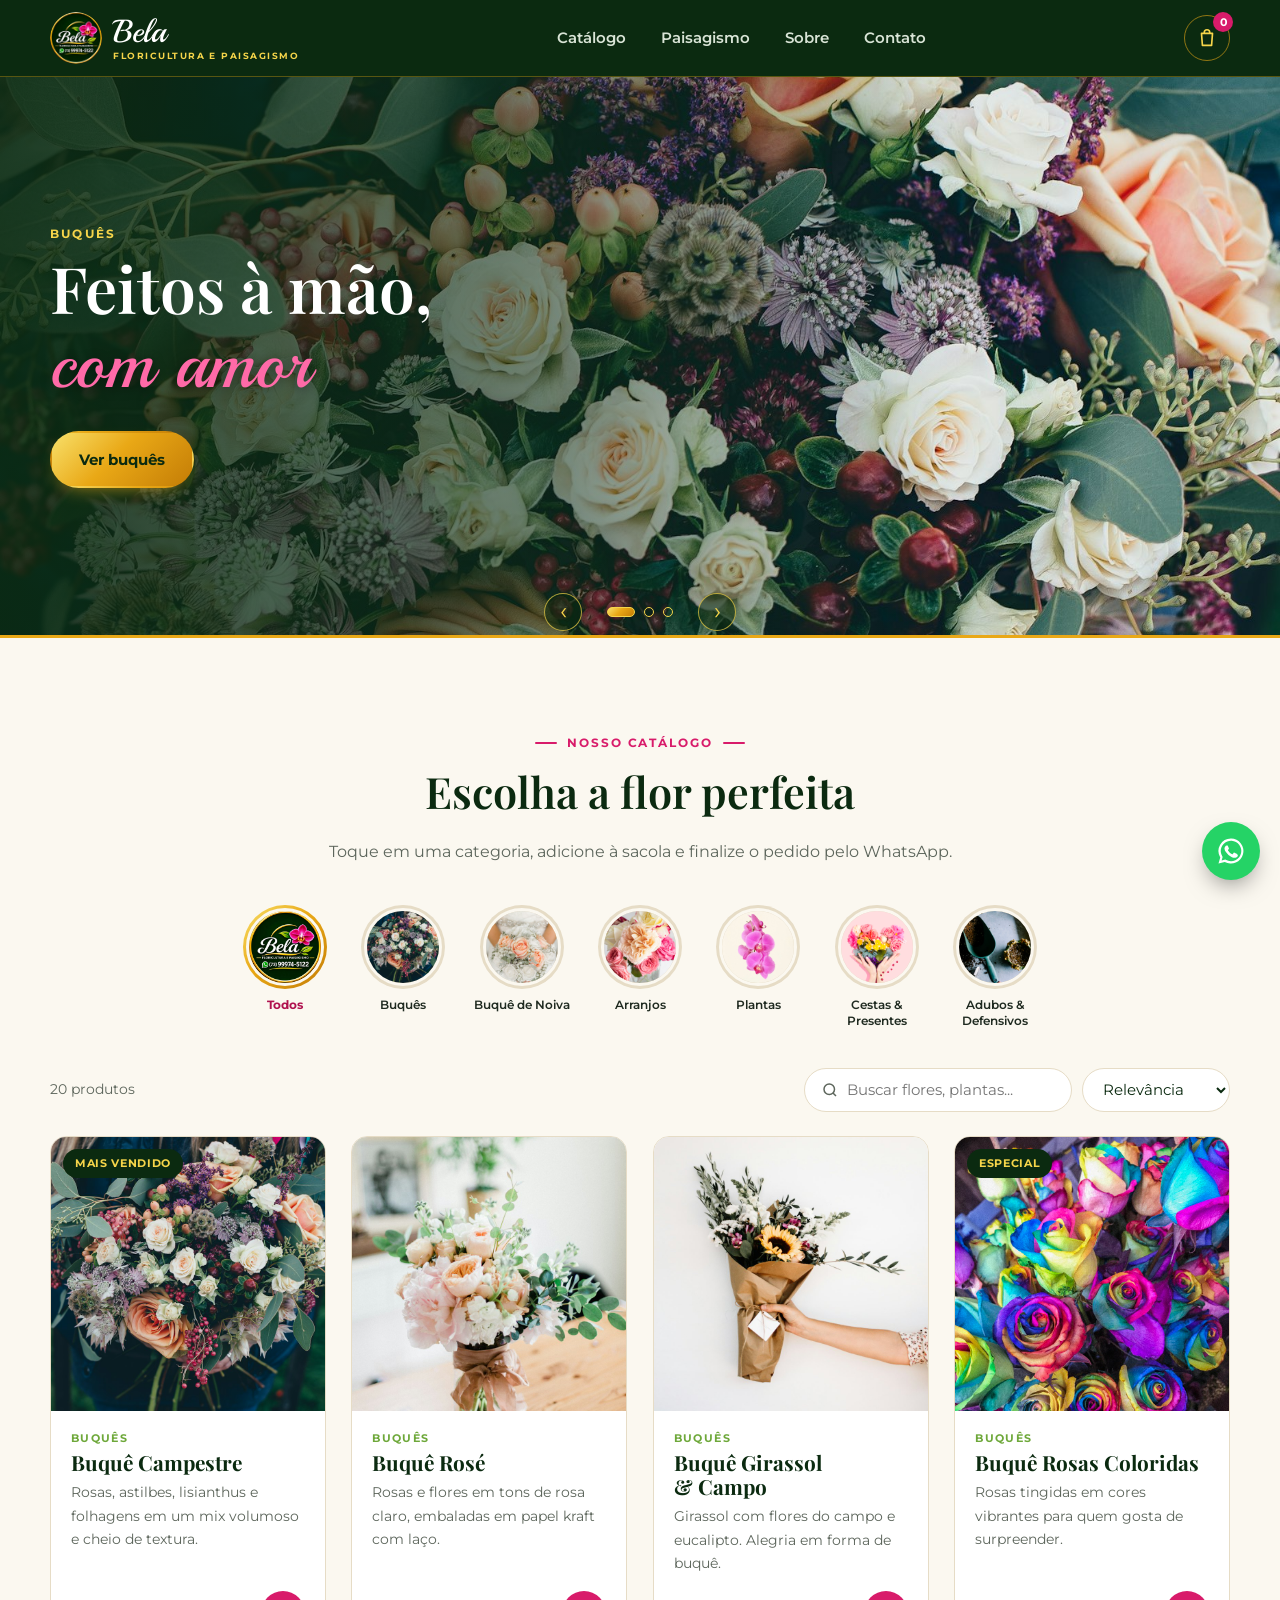
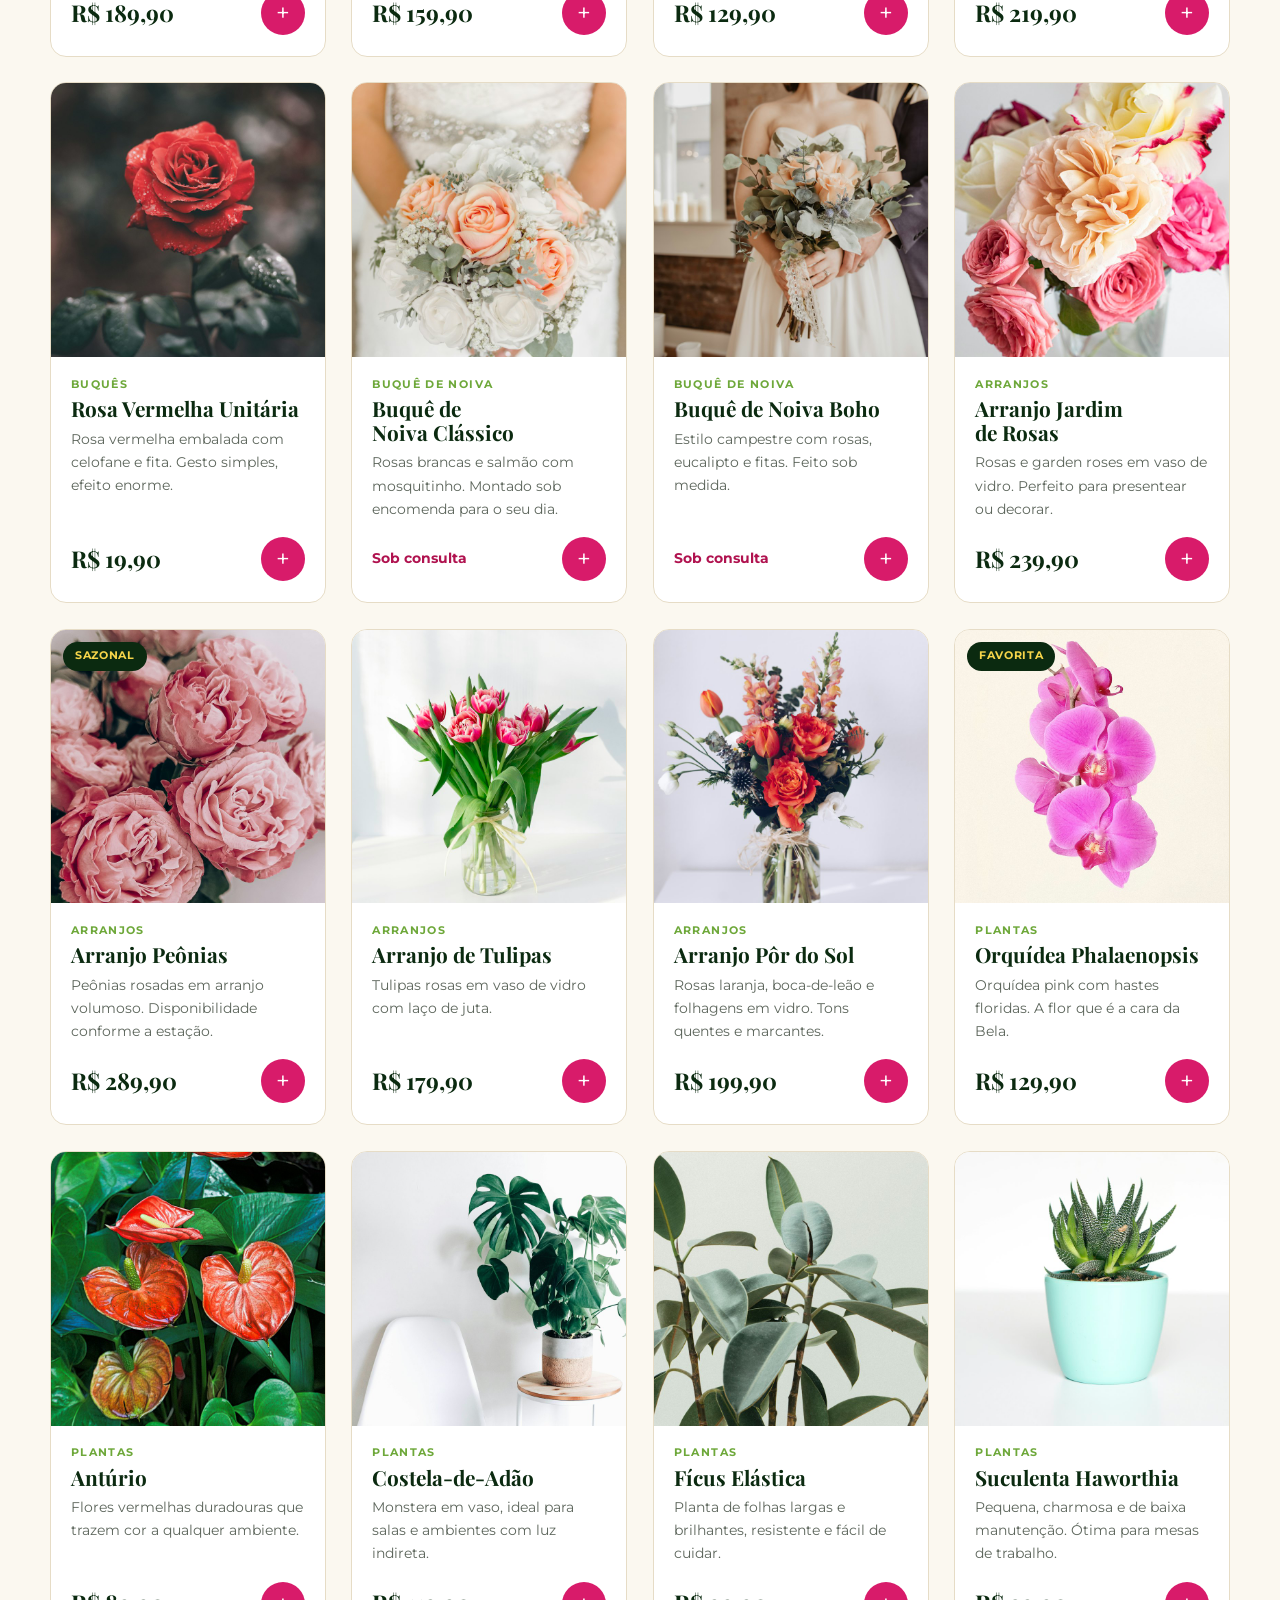
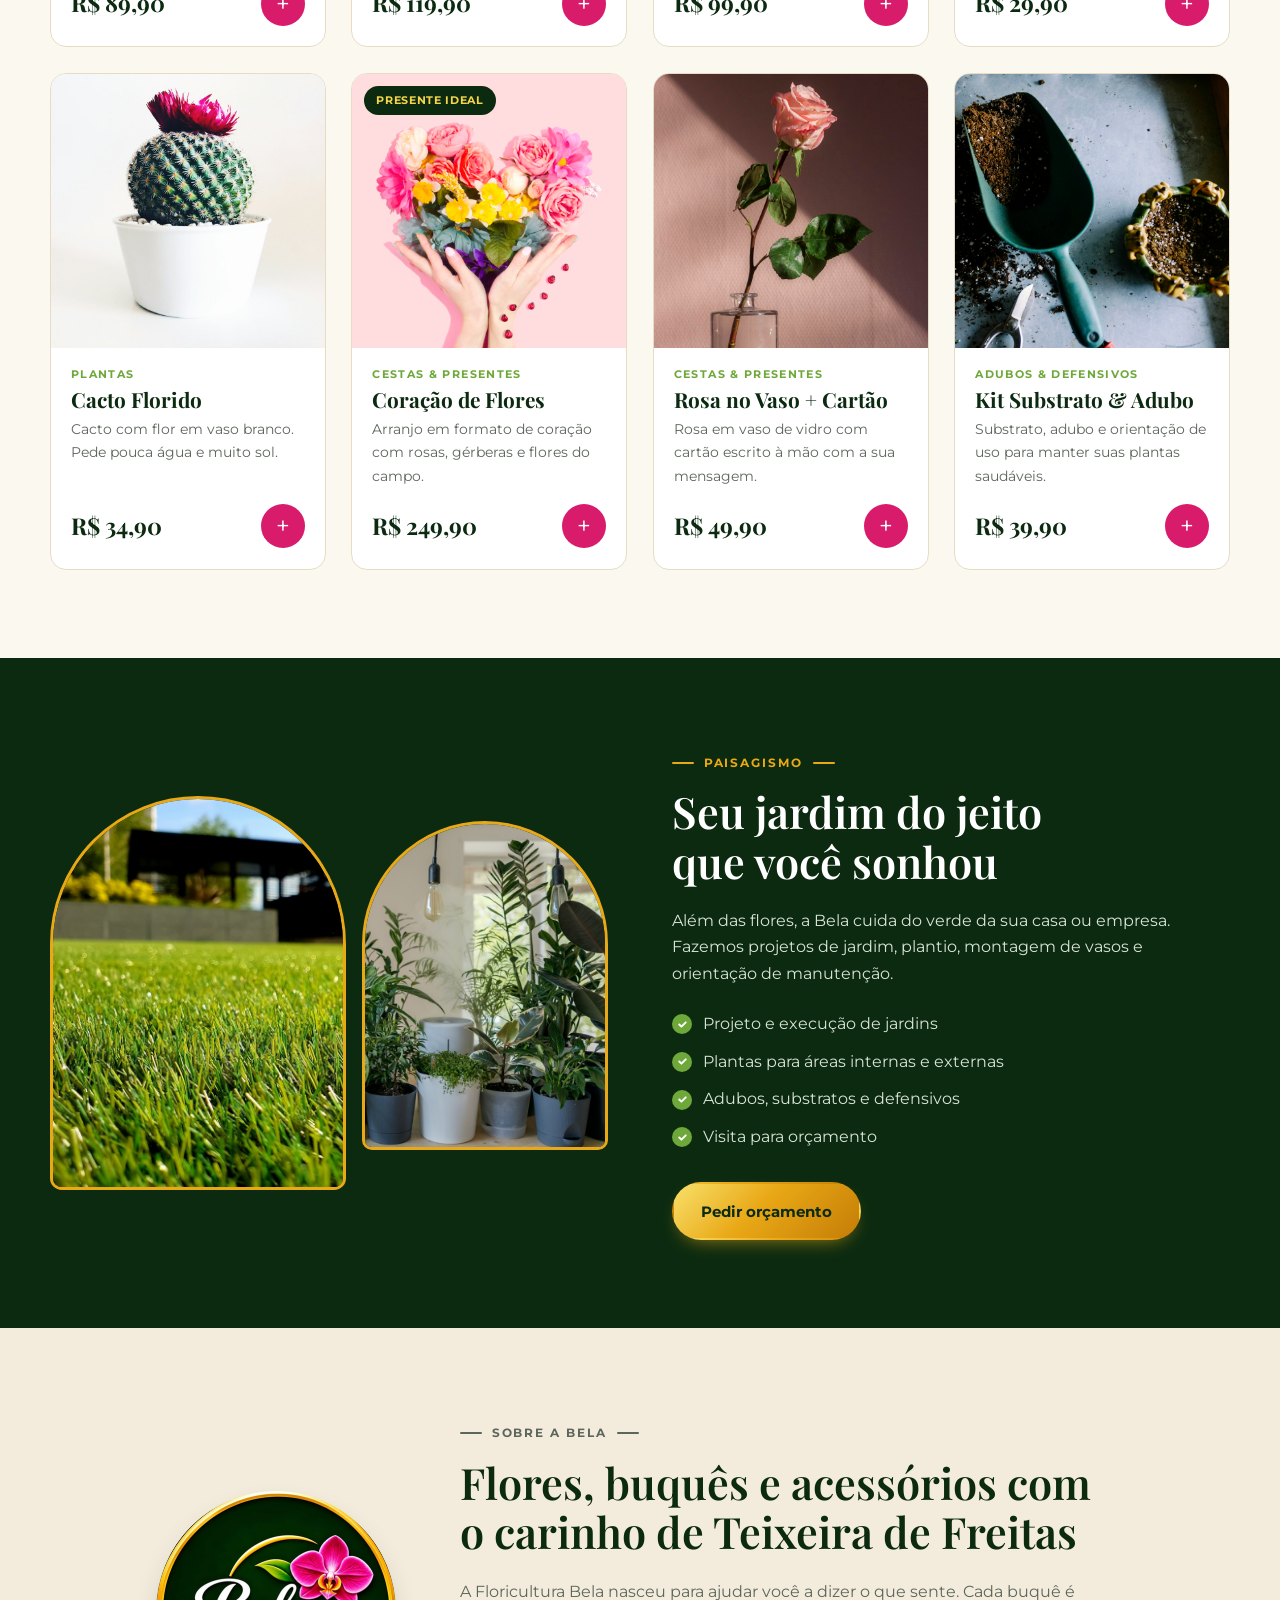
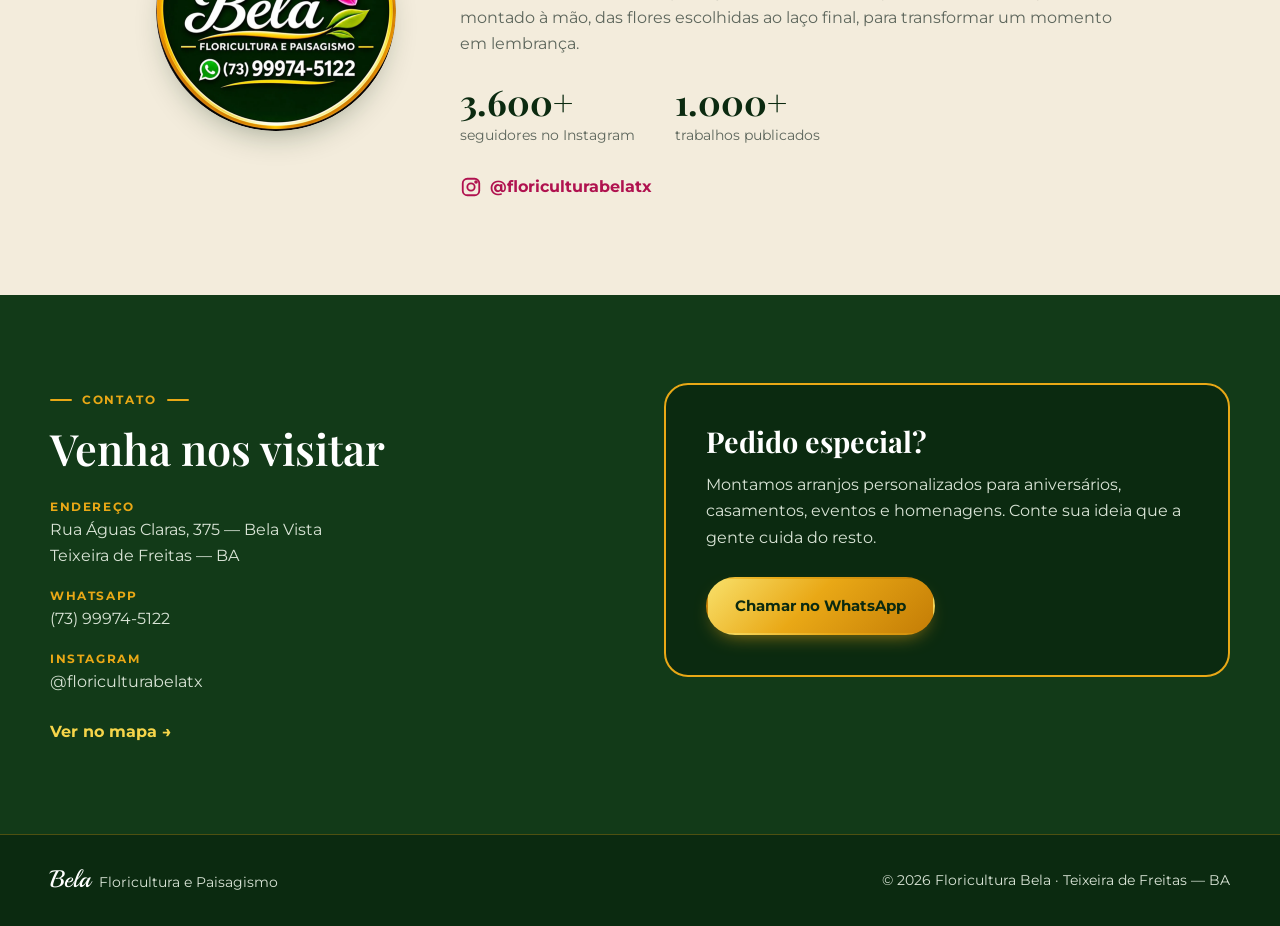
<file: site/index.html>
<!doctype html>
<html lang="pt-BR">
<head>
  <meta charset="utf-8" />
  <meta name="viewport" content="width=device-width, initial-scale=1" />
  <title>Floricultura Bela</title>
  <meta name="description" content="Floricultura Bela — floricultura e paisagismo em Teixeira de Freitas (BA). Buquês, buquês de noiva, arranjos, plantas, cestas de presente e adubos. Peça pelo WhatsApp (73) 99974-5122." />
  <meta name="theme-color" content="#0b2a10" />
  <link rel="icon" href="assets/img/favicon.png" type="image/png" />
  <link rel="preconnect" href="https://fonts.googleapis.com" />
  <link rel="preconnect" href="https://fonts.gstatic.com" crossorigin />
  <link href="https://fonts.googleapis.com/css2?family=Playball&family=Playfair+Display:ital,wght@0,500;0,600;0,700;1,500&family=Montserrat:wght@400;500;600;700&display=swap" rel="stylesheet" />
  <link rel="stylesheet" href="assets/css/style.css" />
</head>
<body>
  <header class="topo" id="topo">
    <div class="container topo__inner">
      <a href="#inicio" class="marca" aria-label="Floricultura Bela — início">
        <img src="assets/img/logo-bela.png" alt="" width="52" height="52" class="marca__logo" />
        <span class="marca__texto">
          <span class="marca__nome">Bela</span>
          <span class="marca__sub">Floricultura e Paisagismo</span>
        </span>
      </a>

      <nav class="menu" id="menu" aria-label="Navegação principal">
        <a href="#catalogo">Catálogo</a>
        <a href="#paisagismo">Paisagismo</a>
        <a href="#sobre">Sobre</a>
        <a href="#contato">Contato</a>
      </nav>

      <div class="topo__acoes">
        <button class="btn-sacola" id="abrirSacola" aria-label="Abrir sacola">
          <svg viewBox="0 0 24 24" aria-hidden="true"><path d="M6 7h12l-1 13H7L6 7Z" /><path d="M9 7V6a3 3 0 0 1 6 0v1" /></svg>
          <span class="btn-sacola__qtd" id="qtdSacola">0</span>
        </button>
        <button class="btn-menu" id="btnMenu" aria-label="Abrir menu" aria-expanded="false" aria-controls="menu">
          <span></span><span></span><span></span>
        </button>
      </div>
    </div>
  </header>

  <main>
    <!-- BANNERS -->
    <section class="banners" id="inicio" aria-roledescription="carrossel" aria-label="Destaques da Bela">
      <div class="banners__trilho" id="bannersTrilho">
        <div class="banner ativo" role="group" aria-roledescription="slide" aria-label="1 de 3">
          <img src="assets/img/banners/banner-buques.jpg" alt="Buquê com rosas, astilbes e folhagens" />
          <div class="banner__conteudo container">
            <p class="banner__selo">Buquês</p>
            <h2 class="banner__titulo">Feitos à mão, <em>com amor</em></h2>
            <a href="#catalogo" class="btn btn--ouro" data-ir-cat="buques">Ver buquês</a>
          </div>
        </div>
        <div class="banner" role="group" aria-roledescription="slide" aria-label="2 de 3">
          <img src="assets/img/banners/banner-noiva.jpg" alt="Noiva segurando buquê de rosas salmão e brancas" loading="lazy" />
          <div class="banner__conteudo container">
            <p class="banner__selo">Buquê de Noiva</p>
            <h2 class="banner__titulo">Para o seu <em>grande dia</em></h2>
            <a href="#catalogo" class="btn btn--ouro" data-ir-cat="noiva">Encomendar</a>
          </div>
        </div>
        <div class="banner" role="group" aria-roledescription="slide" aria-label="3 de 3">
          <img src="assets/img/banners/banner-paisagismo.jpg" alt="Plantas em vasos decorando um ambiente" loading="lazy" />
          <div class="banner__conteudo container">
            <p class="banner__selo">Plantas e Paisagismo</p>
            <h2 class="banner__titulo">Mais verde na sua <em>casa</em></h2>
            <a href="#paisagismo" class="btn btn--ouro">Conhecer</a>
          </div>
        </div>
      </div>
      <button class="banners__seta banners__seta--ant" id="bannerAnt" aria-label="Banner anterior">‹</button>
      <button class="banners__seta banners__seta--prox" id="bannerProx" aria-label="Próximo banner">›</button>
      <div class="banners__pontos" id="bannerPontos">
        <button aria-label="Ir para o banner 1" aria-current="true"></button>
        <button aria-label="Ir para o banner 2"></button>
        <button aria-label="Ir para o banner 3"></button>
      </div>
    </section>

    <!-- CATÁLOGO -->
    <section class="catalogo" id="catalogo">
      <div class="container">
        <div class="secao__cabecalho">
          <p class="selo">Nosso catálogo</p>
          <h2>Escolha a flor perfeita</h2>
          <p>Toque em uma categoria, adicione à sacola e finalize o pedido pelo WhatsApp.</p>
        </div>

        <div class="destaques" id="destaques" role="tablist" aria-label="Categorias"></div>

        <div class="filtros">
          <p class="catalogo__contagem" id="contagem" aria-live="polite"></p>
          <div class="filtros__controles">
            <label class="campo-busca">
              <svg viewBox="0 0 24 24" aria-hidden="true"><circle cx="11" cy="11" r="7" /><path d="m20 20-4-4" /></svg>
              <input type="search" id="busca" placeholder="Buscar flores, plantas..." aria-label="Buscar produtos" />
            </label>
            <select id="ordenar" aria-label="Ordenar produtos">
              <option value="padrao">Relevância</option>
              <option value="menor">Menor preço</option>
              <option value="maior">Maior preço</option>
              <option value="nome">Nome (A–Z)</option>
            </select>
          </div>
        </div>

        <div class="grade-produtos" id="gradeProdutos"></div>
        <p class="catalogo__vazio" id="vazio" hidden>Nenhum produto encontrado. Tente outra busca ou fale com a gente no WhatsApp.</p>
      </div>
    </section>

    <!-- PAISAGISMO -->
    <section class="paisagismo" id="paisagismo">
      <div class="container paisagismo__inner">
        <div class="paisagismo__fotos">
          <img src="assets/img/produtos/paisagismo-gramado.jpg" alt="Jardim com gramado bem cuidado" loading="lazy" />
          <img src="assets/img/produtos/paisagismo-interiores.jpg" alt="Plantas em vasos decorando um ambiente interno" loading="lazy" />
        </div>
        <div class="paisagismo__texto">
          <p class="selo selo--ouro">Paisagismo</p>
          <h2>Seu jardim do jeito que você sonhou</h2>
          <p>Além das flores, a Bela cuida do verde da sua casa ou empresa. Fazemos projetos de jardim, plantio, montagem de vasos e orientação de manutenção.</p>
          <ul class="lista-check">
            <li>Projeto e execução de jardins</li>
            <li>Plantas para áreas internas e externas</li>
            <li>Adubos, substratos e defensivos</li>
            <li>Visita para orçamento</li>
          </ul>
          <a class="btn btn--ouro" data-whats="Olá, Floricultura Bela! Gostaria de um orçamento de paisagismo." target="_blank" rel="noopener">Pedir orçamento</a>
        </div>
      </div>
    </section>

    <!-- SOBRE -->
    <section class="sobre" id="sobre">
      <div class="container sobre__inner">
        <img src="assets/img/logo-bela.png" alt="Logo da Floricultura Bela" class="sobre__logo" width="240" height="240" loading="lazy" />
        <div class="sobre__texto">
          <p class="selo">Sobre a Bela</p>
          <h2>Flores, buquês e acessórios com o carinho de Teixeira de Freitas</h2>
          <p>A Floricultura Bela nasceu para ajudar você a dizer o que sente. Cada buquê é montado à mão, das flores escolhidas ao laço final, para transformar um momento em lembrança.</p>
          <div class="sobre__numeros">
            <div><strong>3.600+</strong><span>seguidores no Instagram</span></div>
            <div><strong>1.000+</strong><span>trabalhos publicados</span></div>
          </div>
          <a class="link-insta" data-insta target="_blank" rel="noopener">
            <svg viewBox="0 0 24 24" aria-hidden="true"><rect x="3" y="3" width="18" height="18" rx="5" /><circle cx="12" cy="12" r="4" /><circle cx="17.5" cy="6.5" r="1" /></svg>
            @floriculturabelatx
          </a>
        </div>
      </div>
    </section>

    <!-- CONTATO -->
    <section class="contato" id="contato">
      <div class="container contato__inner">
        <div>
          <p class="selo selo--ouro">Contato</p>
          <h2>Venha nos visitar</h2>
          <ul class="contato__lista">
            <li><span>Endereço</span>Rua Águas Claras, 375 — Bela Vista<br />Teixeira de Freitas — BA</li>
            <li><span>WhatsApp</span>(73) 99974-5122</li>
            <li><span>Instagram</span>@floriculturabelatx</li>
          </ul>
          <a class="link-mapa" href="https://www.google.com/maps/search/?api=1&query=Rua+%C3%81guas+Claras%2C+375%2C+Bela+Vista%2C+Teixeira+de+Freitas+-+BA" target="_blank" rel="noopener">Ver no mapa →</a>
        </div>
        <div class="contato__cta">
          <h3>Pedido especial?</h3>
          <p>Montamos arranjos personalizados para aniversários, casamentos, eventos e homenagens. Conte sua ideia que a gente cuida do resto.</p>
          <a class="btn btn--ouro" data-whats="Olá, Floricultura Bela! Gostaria de encomendar um arranjo personalizado." target="_blank" rel="noopener">Chamar no WhatsApp</a>
        </div>
      </div>
    </section>
  </main>

  <footer class="rodape">
    <div class="container rodape__inner">
      <p><span class="rodape__nome">Bela</span> Floricultura e Paisagismo</p>
      <p>© <span id="ano"></span> Floricultura Bela · Teixeira de Freitas — BA</p>
    </div>
  </footer>

  <a class="whats-flutuante" data-whats="Olá, Floricultura Bela!" target="_blank" rel="noopener" aria-label="Conversar no WhatsApp">
    <svg viewBox="0 0 24 24" aria-hidden="true"><path d="M12 2a10 10 0 0 0-8.6 15.1L2 22l5-1.3A10 10 0 1 0 12 2Zm0 18.2a8.2 8.2 0 0 1-4.2-1.2l-.3-.2-3 .8.8-2.9-.2-.3A8.2 8.2 0 1 1 12 20.2Zm4.5-6.1c-.2-.1-1.5-.7-1.7-.8-.2-.1-.4-.1-.6.1l-.8 1c-.1.2-.3.2-.5.1a6.7 6.7 0 0 1-3.3-2.9c-.3-.4.3-.4.7-1.4.1-.2 0-.3 0-.4l-.8-1.8c-.2-.5-.4-.4-.6-.4h-.5a1 1 0 0 0-.7.3 3 3 0 0 0-.9 2.2 5.2 5.2 0 0 0 1.1 2.7 11.8 11.8 0 0 0 4.5 4c1.7.7 2.3.8 3.2.6.5-.1 1.5-.6 1.7-1.2.2-.6.2-1.1.2-1.2-.1-.2-.3-.2-.5-.3Z"/></svg>
  </a>

  <!-- SACOLA -->
  <div class="sacola-fundo" id="sacolaFundo" hidden></div>
  <aside class="sacola" id="sacola" aria-label="Sacola de compras" aria-hidden="true">
    <div class="sacola__topo">
      <h2>Sua sacola</h2>
      <button class="btn-fechar" id="fecharSacola" aria-label="Fechar sacola">×</button>
    </div>
    <ul class="sacola__itens" id="sacolaItens"></ul>
    <p class="sacola__vazia" id="sacolaVazia">Sua sacola está vazia.</p>
    <div class="sacola__rodape">
      <div class="sacola__total"><span>Total</span><strong id="sacolaTotal">R$ 0,00</strong></div>
      <p class="sacola__nota" id="sacolaNota" hidden>Itens sob consulta têm o valor combinado pelo WhatsApp.</p>
      <a class="btn btn--rosa btn--bloco" id="finalizar" target="_blank" rel="noopener">Finalizar pelo WhatsApp</a>
    </div>
  </aside>

  <!-- MODAL PRODUTO -->
  <dialog class="modal" id="modal">
    <button class="btn-fechar" id="fecharModal" aria-label="Fechar">×</button>
    <div class="modal__conteudo" id="modalConteudo"></div>
  </dialog>

  <div class="aviso" id="aviso" role="status" aria-live="polite"></div>

  <script src="assets/js/produtos.js"></script>
  <script src="assets/js/main.js"></script>
</body>
</html>
</file>
<file: site/assets/css/style.css>
/* Identidade inspirada na logo da Bela:
   fundo verde-noite, aro dourado, orquídea pink e folhas verdes. */
:root {
  --noite: #0b2a10;
  --noite-2: #123a18;
  --noite-3: #1b4a22;
  --ouro: #e9a816;
  --ouro-claro: #f6d54a;
  --orquidea: #d81b6a;
  --orquidea-escura: #b0124f;
  --folha: #6ea83a;
  --creme: #fbf8f0;
  --creme-2: #f3ecdc;
  --branco: #ffffff;
  --texto: #1f2a20;
  --texto-suave: #5d665c;
  --texto-claro: #d9e4d6;
  --borda: #e6dcc6;
  --sombra: 0 14px 34px -16px rgba(11, 42, 16, 0.45);
  --raio: 16px;
  --script: "Playball", "Brush Script MT", cursive;
  --serif: "Playfair Display", Georgia, serif;
  --sans: "Montserrat", system-ui, -apple-system, "Segoe UI", sans-serif;
  --ouro-gradiente: linear-gradient(135deg, #f8e06a 0%, #e9a816 45%, #c47d06 100%);
}

*, *::before, *::after { box-sizing: border-box; }
html { scroll-behavior: smooth; scroll-padding-top: 84px; }
body {
  margin: 0;
  font-family: var(--sans);
  color: var(--texto);
  background: var(--creme);
  line-height: 1.65;
  -webkit-font-smoothing: antialiased;
}
img { max-width: 100%; display: block; }
a { color: inherit; }
button { font: inherit; cursor: pointer; }
:focus-visible { outline: 3px solid var(--ouro); outline-offset: 2px; }
h1, h2, h3 { font-family: var(--serif); color: var(--noite); line-height: 1.15; margin: 0 0 .5em; text-wrap: balance; }
h1 { font-size: clamp(2.2rem, 5vw, 3.6rem); font-weight: 600; }
h2 { font-size: clamp(1.9rem, 3.6vw, 2.7rem); font-weight: 600; }
h3 { font-size: 1.5rem; }

.container {
  width: 100%; max-width: 1212px; margin-inline: auto;
  padding-left: max(16px, env(safe-area-inset-left, 0px));
  padding-right: max(16px, env(safe-area-inset-right, 0px));
}

.selo {
  display: inline-flex; align-items: center; gap: .6rem;
  font-size: .76rem; font-weight: 700; letter-spacing: .16em; text-transform: uppercase;
  color: var(--orquidea); margin: 0 0 .9rem;
}
.selo::before, .selo::after { content: ""; width: 22px; height: 2px; background: currentColor; border-radius: 2px; }
.selo--ouro { color: var(--ouro); }

/* ---------- Botões ---------- */
.btn {
  display: inline-flex; align-items: center; justify-content: center; gap: .55rem;
  padding: .9rem 1.7rem; border-radius: 999px; border: 2px solid transparent;
  font-weight: 700; font-size: .95rem; text-decoration: none; cursor: pointer;
  transition: filter .2s, background .2s, color .2s, transform .2s, border-color .2s;
}
.btn:active { transform: scale(.97); }
.btn--ouro { background: var(--ouro-gradiente); color: var(--noite); box-shadow: 0 8px 20px -10px rgba(233, 168, 22, .8); }
.btn--ouro:hover { filter: brightness(1.08); }
.btn--rosa { background: var(--orquidea); color: #fff; }
.btn--rosa:hover { background: var(--orquidea-escura); }
.btn--contorno { border-color: rgba(246, 213, 74, .6); color: #fff; }
.btn--contorno:hover { background: rgba(255, 255, 255, .08); border-color: var(--ouro-claro); }
.btn--bloco { width: 100%; }
.btn[aria-disabled="true"] { opacity: .5; cursor: not-allowed; pointer-events: none; }
.ico-whats { width: 20px; height: 20px; fill: currentColor; }

/* ---------- Topo ---------- */
.topo {
  position: sticky; top: env(safe-area-inset-top, 0px); z-index: 50;
  background: var(--noite);
  border-bottom: 1px solid rgba(233, 168, 22, .35);
}
.topo__inner { display: flex; align-items: center; justify-content: space-between; gap: 1rem; height: 76px; }
.marca { display: flex; align-items: center; gap: .7rem; text-decoration: none; color: #fff; }
.marca__logo { width: 52px; height: 52px; border-radius: 50%; }
.marca__texto { display: flex; flex-direction: column; line-height: 1; }
.marca__nome { font-family: var(--script); font-size: 2rem; color: #fff; }
.marca__sub { font-size: .58rem; font-weight: 700; letter-spacing: .16em; text-transform: uppercase; color: var(--ouro-claro); margin-top: .2rem; }

.menu { display: flex; gap: 2.2rem; }
.menu a { text-decoration: none; font-weight: 600; font-size: .92rem; color: var(--texto-claro); position: relative; transition: color .2s; }
.menu a::after { content: ""; position: absolute; left: 0; bottom: -6px; width: 0; height: 2px; background: var(--ouro); transition: width .25s; }
.menu a:hover { color: #fff; }
.menu a:hover::after { width: 100%; }

.topo__acoes { display: flex; align-items: center; gap: .5rem; }
.btn-sacola {
  position: relative; width: 46px; height: 46px; border-radius: 50%;
  border: 1.5px solid rgba(233, 168, 22, .6); background: transparent;
  display: grid; place-items: center;
}
.btn-sacola svg { width: 22px; height: 22px; fill: none; stroke: var(--ouro-claro); stroke-width: 1.8; stroke-linejoin: round; }
.btn-sacola__qtd {
  position: absolute; top: -4px; right: -4px; min-width: 20px; height: 20px; padding: 0 5px; border-radius: 10px;
  background: var(--orquidea); color: #fff; font-size: .7rem; font-weight: 700; display: grid; place-items: center;
}
.btn-sacola__qtd.pulse { animation: pulse .4s; }
@keyframes pulse { 50% { transform: scale(1.35); } }

.btn-menu { display: none; width: 46px; height: 46px; border: 0; background: none; padding: 13px 11px; flex-direction: column; justify-content: space-between; }
.btn-menu span { display: block; height: 2px; background: var(--ouro-claro); border-radius: 2px; transition: transform .25s, opacity .25s; }
.btn-menu[aria-expanded="true"] span:nth-child(1) { transform: translateY(8px) rotate(45deg); }
.btn-menu[aria-expanded="true"] span:nth-child(2) { opacity: 0; }
.btn-menu[aria-expanded="true"] span:nth-child(3) { transform: translateY(-8px) rotate(-45deg); }

/* ---------- Banners ---------- */
.banners { position: relative; background: var(--noite); overflow: hidden; border-bottom: 3px solid var(--ouro); }
.banners__trilho { position: relative; height: clamp(420px, 62vh, 600px); }
.banner {
  position: absolute; inset: 0; opacity: 0; visibility: hidden;
  transition: opacity .8s ease, visibility 0s .8s;
}
.banner.ativo { opacity: 1; visibility: visible; transition-delay: 0s; }
.banner img { width: 100%; height: 100%; object-fit: cover; transform: scale(1.04); transition: transform 6s ease-out; }
.banner.ativo img { transform: scale(1); }
.banner::after {
  content: ""; position: absolute; inset: 0;
  background: linear-gradient(90deg, rgba(11, 42, 16, .88) 0%, rgba(11, 42, 16, .55) 40%, rgba(11, 42, 16, 0) 75%);
}
.banner__conteudo {
  position: absolute; inset: 0; z-index: 1;
  display: flex; flex-direction: column; justify-content: center; align-items: flex-start; gap: .4rem;
}
.banner__selo {
  margin: 0; font-size: .78rem; font-weight: 700; letter-spacing: .18em; text-transform: uppercase; color: var(--ouro-claro);
}
.banner__titulo { color: #fff; font-size: clamp(2.2rem, 5.5vw, 4rem); max-width: 12ch; margin: 0 0 1.2rem; }
.banner__titulo em { display: block; font-family: var(--script); font-style: normal; font-weight: 400; color: #ff6aa8; font-size: 1.1em; text-shadow: 0 2px 12px rgba(0, 0, 0, .45); }
.banners__seta {
  position: absolute; bottom: 4px; z-index: 3;
  width: 38px; height: 38px; border-radius: 50%; border: 1.5px solid rgba(246, 213, 74, .7);
  background: rgba(11, 42, 16, .55); color: var(--ouro-claro); font-size: 1.8rem; line-height: 1;
  display: grid; place-items: center; padding-bottom: 3px; font-size: 1.5rem; transition: background .2s;
}
.banners__seta:hover { background: var(--noite); }
.banners__seta--ant { left: calc(50% - 96px); }
.banners__seta--prox { left: calc(50% + 58px); }
.banners__pontos { position: absolute; left: 0; right: 0; bottom: 18px; z-index: 2; display: flex; justify-content: center; gap: .55rem; }
.banners__pontos button {
  width: 10px; height: 10px; padding: 0; border-radius: 999px; border: 1.5px solid var(--ouro-claro);
  background: transparent; transition: width .3s, background .3s;
}
.banners__pontos button[aria-current="true"] { width: 28px; background: var(--ouro-gradiente); }

/* ---------- Catálogo ---------- */
.catalogo { padding-block: 5.5rem; background: var(--creme); }
.secao__cabecalho { text-align: center; max-width: 640px; margin: 0 auto 2.5rem; }
.secao__cabecalho .selo { justify-content: center; }
.secao__cabecalho p:last-child { color: var(--texto-suave); margin: 0; }

/* Categorias em círculos, como os destaques do Instagram */
.destaques { display: flex; gap: 1.4rem; justify-content: center; flex-wrap: wrap; margin-bottom: 2.5rem; }
.destaque {
  display: flex; flex-direction: column; align-items: center; gap: .5rem;
  background: none; border: 0; padding: 0; width: 96px; color: var(--texto);
}
.destaque__anel {
  width: 84px; height: 84px; border-radius: 50%; padding: 3px;
  background: var(--borda); transition: background .25s, transform .25s;
}
.destaque__anel img { width: 100%; height: 100%; border-radius: 50%; object-fit: cover; border: 3px solid var(--creme); }
.destaque__nome { font-size: .78rem; font-weight: 600; line-height: 1.25; text-align: center; }
.destaque:hover .destaque__anel { transform: translateY(-3px); }
.destaque[aria-selected="true"] .destaque__anel { background: var(--ouro-gradiente); }
.destaque[aria-selected="true"] .destaque__nome { color: var(--orquidea-escura); font-weight: 700; }

.filtros { display: flex; flex-wrap: wrap; gap: 1rem; justify-content: space-between; align-items: center; margin-bottom: 1.5rem; }
.filtros__controles { display: flex; gap: .6rem; flex-wrap: wrap; }
.catalogo__contagem { color: var(--texto-suave); font-size: .9rem; margin: 0; }
.campo-busca {
  display: flex; align-items: center; gap: .4rem; background: var(--branco);
  border: 1px solid var(--borda); border-radius: 999px; padding: 0 1rem; height: 44px; min-width: 0;
}
.campo-busca:focus-within { border-color: var(--noite); }
.campo-busca svg { width: 18px; height: 18px; flex-shrink: 0; fill: none; stroke: var(--texto-suave); stroke-width: 2; }
.campo-busca input { border: 0; outline: 0; background: none; font: inherit; font-size: .92rem; width: 210px; min-width: 0; }
#ordenar {
  height: 44px; border-radius: 999px; border: 1px solid var(--borda); background: var(--branco);
  padding: 0 1rem; font: inherit; font-size: .92rem; color: var(--noite); cursor: pointer;
}
.catalogo__vazio { text-align: center; color: var(--texto-suave); padding: 3rem 0; }

.grade-produtos { display: grid; grid-template-columns: repeat(auto-fill, minmax(250px, 1fr)); gap: 1.6rem; }
.card {
  display: flex; flex-direction: column; background: var(--branco); border-radius: var(--raio);
  overflow: hidden; border: 1px solid var(--borda); transition: transform .3s, box-shadow .3s;
  animation: surgir .45s both;
}
.card:hover { transform: translateY(-6px); box-shadow: var(--sombra); }
@keyframes surgir { from { opacity: .001; transform: translateY(14px); } }
.card__imagem { position: relative; aspect-ratio: 1; border: 0; padding: 0; width: 100%; background: var(--creme-2); overflow: hidden; }
.card__imagem img { width: 100%; height: 100%; object-fit: cover; transition: transform .6s; }
.card:hover .card__imagem img { transform: scale(1.06); }
.card__etiqueta {
  position: absolute; top: 12px; left: 12px; z-index: 1; background: var(--noite); color: var(--ouro-claro);
  font-size: .68rem; font-weight: 700; letter-spacing: .06em; text-transform: uppercase; padding: .35rem .75rem; border-radius: 999px;
}
.card__corpo { padding: 1.1rem 1.25rem 1.3rem; display: flex; flex-direction: column; flex: 1; }
.card__categoria { font-size: .7rem; text-transform: uppercase; letter-spacing: .12em; color: var(--folha); font-weight: 700; }
.card__nome { font-size: 1.3rem; margin: .25rem 0 .4rem; }
.card__descricao { color: var(--texto-suave); font-size: .88rem; margin: 0 0 1rem; flex: 1; }
.card__rodape { display: flex; align-items: center; justify-content: space-between; gap: .5rem; }
.preco { font-family: var(--serif); font-size: 1.45rem; font-weight: 700; color: var(--noite); font-variant-numeric: tabular-nums; }
.preco--consulta { font-family: var(--sans); font-size: .9rem; font-weight: 700; color: var(--orquidea-escura); }
.btn-add {
  width: 44px; height: 44px; border-radius: 50%; border: 0; background: var(--orquidea); color: #fff;
  font-size: 1.5rem; line-height: 1; display: grid; place-items: center; flex-shrink: 0; transition: background .2s, transform .2s;
}
.btn-add:hover { background: var(--orquidea-escura); transform: rotate(90deg); }

/* ---------- Paisagismo ---------- */
.paisagismo { padding-block: 5.5rem; background: var(--noite); color: var(--texto-claro); }
.paisagismo h2 { color: #fff; }
.paisagismo__inner { display: grid; grid-template-columns: 1fr 1fr; gap: 4rem; align-items: center; }
.paisagismo__fotos { display: grid; grid-template-columns: 1.2fr 1fr; gap: 1rem; align-items: end; }
.paisagismo__fotos img { width: 100%; object-fit: cover; border-radius: 200px 200px var(--raio) var(--raio); border: 3px solid var(--ouro); }
.paisagismo__fotos img:first-child { aspect-ratio: 3 / 4; }
.paisagismo__fotos img:last-child { aspect-ratio: 3 / 4; margin-bottom: 2.5rem; }
.lista-check { list-style: none; padding: 0; margin: 1.5rem 0 2rem; display: grid; gap: .7rem; }
.lista-check li { display: flex; gap: .7rem; align-items: center; }
.lista-check li::before {
  content: ""; width: 20px; height: 20px; flex-shrink: 0; border-radius: 50%;
  background: var(--folha) url("data:image/svg+xml,%3Csvg xmlns='http://www.w3.org/2000/svg' viewBox='0 0 24 24' fill='none' stroke='white' stroke-width='3.5' stroke-linecap='round' stroke-linejoin='round'%3E%3Cpath d='m6 12 4 4 8-8'/%3E%3C/svg%3E") center / 13px no-repeat;
}

/* ---------- Sobre ---------- */
.sobre { padding-block: 5.5rem; background: var(--creme-2); }
.sobre__inner { display: grid; grid-template-columns: auto 1fr; gap: 4rem; align-items: center; max-width: 1000px; }
.sobre__logo { width: 240px; height: 240px; border-radius: 50%; box-shadow: var(--sombra); }
.sobre__texto p { color: var(--texto-suave); max-width: 60ch; }
.sobre__numeros { display: flex; gap: 2.5rem; margin: 1.6rem 0; flex-wrap: wrap; }
.sobre__numeros strong { display: block; font-family: var(--serif); font-size: 2.2rem; color: var(--noite); line-height: 1.1; }
.sobre__numeros span { font-size: .85rem; color: var(--texto-suave); }
.link-insta { display: inline-flex; align-items: center; gap: .5rem; font-weight: 700; color: var(--orquidea-escura); text-decoration: none; }
.link-insta:hover { text-decoration: underline; }
.link-insta svg { width: 22px; height: 22px; fill: none; stroke: currentColor; stroke-width: 2; }

/* ---------- Contato ---------- */
.contato { padding-block: 5.5rem; background: var(--noite-2); color: var(--texto-claro); }
.contato h2 { color: #fff; }
.contato__inner { display: grid; grid-template-columns: 1fr 1fr; gap: 3rem; align-items: start; }
.contato__lista { list-style: none; padding: 0; margin: 1.5rem 0; display: grid; gap: 1.1rem; }
.contato__lista span { display: block; font-size: .72rem; text-transform: uppercase; letter-spacing: .14em; font-weight: 700; color: var(--ouro); }
.link-mapa { color: var(--ouro-claro); font-weight: 700; text-decoration: none; }
.link-mapa:hover { text-decoration: underline; }
.contato__cta { border: 2px solid var(--ouro); border-radius: 24px; padding: 2.5rem; background: var(--noite); }
.contato__cta h3 { color: #fff; font-size: 1.8rem; }
.contato__cta p { margin: 0 0 1.6rem; }

/* ---------- Rodapé ---------- */
.rodape { background: var(--noite); color: var(--texto-claro); padding-block: 1.6rem; font-size: .85rem; border-top: 1px solid rgba(233, 168, 22, .3); }
.rodape__inner { display: flex; justify-content: space-between; align-items: center; flex-wrap: wrap; gap: .5rem; }
.rodape p { margin: 0; }
.rodape__nome { font-family: var(--script); font-size: 1.5rem; color: #fff; margin-right: .3rem; }

/* ---------- WhatsApp flutuante ---------- */
.whats-flutuante {
  position: fixed; z-index: 60;
  right: calc(20px + env(safe-area-inset-right, 0px)); bottom: calc(20px + env(safe-area-inset-bottom, 0px));
  width: 58px; height: 58px; border-radius: 50%; background: #25d366; color: #fff;
  display: grid; place-items: center; box-shadow: 0 10px 25px -8px rgba(0, 0, 0, .5); transition: transform .2s;
}
.whats-flutuante:hover { transform: scale(1.08); }
.whats-flutuante svg { width: 30px; height: 30px; fill: currentColor; }

/* ---------- Sacola ---------- */
.sacola-fundo { position: fixed; inset: 0; background: rgba(5, 20, 8, .55); z-index: 90; animation: fade .25s; }
@keyframes fade { from { opacity: 0; } }
.sacola {
  position: fixed; top: 0; right: 0; bottom: 0; z-index: 100; width: min(420px, 100%); background: var(--creme);
  display: flex; flex-direction: column; transform: translateX(100%); visibility: hidden;
  transition: transform .35s cubic-bezier(.2, .8, .2, 1), visibility 0s .35s;
  box-shadow: -10px 0 40px -20px rgba(0, 0, 0, .5);
  padding-top: env(safe-area-inset-top, 0px); padding-bottom: env(safe-area-inset-bottom, 0px);
}
.sacola.aberta { transform: none; visibility: visible; transition-delay: 0s; }
.sacola__topo { display: flex; justify-content: space-between; align-items: center; padding: 1.3rem 1.5rem; background: var(--noite); }
.sacola__topo h2 { font-size: 1.7rem; margin: 0; color: #fff; }
.btn-fechar { width: 40px; height: 40px; border-radius: 50%; border: 1px solid var(--borda); background: var(--branco); font-size: 1.5rem; line-height: 1; color: var(--noite); }
.sacola__itens { list-style: none; margin: 0; padding: 1rem 1.5rem; overflow-y: auto; flex: 1; display: grid; gap: 1rem; align-content: start; }
.sacola__vazia { text-align: center; color: var(--texto-suave); padding: 2rem; margin: 0; }
.item { display: grid; grid-template-columns: 64px 1fr auto; gap: .9rem; align-items: center; }
.item__img { width: 64px; height: 64px; border-radius: 12px; object-fit: cover; }
.item__nome { font-weight: 700; color: var(--noite); line-height: 1.25; font-size: .92rem; }
.item__preco { font-size: .85rem; color: var(--texto-suave); }
.qtd { display: flex; align-items: center; gap: .3rem; margin-top: .3rem; }
.qtd button { width: 26px; height: 26px; border-radius: 50%; border: 1px solid var(--borda); background: var(--branco); color: var(--noite); line-height: 1; }
.qtd span { min-width: 20px; text-align: center; font-weight: 700; font-size: .9rem; }
.item__remover { border: 0; background: none; color: var(--texto-suave); font-size: .8rem; text-decoration: underline; }
.sacola__rodape { padding: 1.3rem 1.5rem; border-top: 1px solid var(--borda); background: var(--branco); }
.sacola__total { display: flex; justify-content: space-between; align-items: baseline; margin-bottom: .8rem; }
.sacola__total strong { font-family: var(--serif); font-size: 1.7rem; color: var(--noite); }
.sacola__nota { font-size: .8rem; color: var(--texto-suave); margin: 0 0 .9rem; }

/* ---------- Modal ---------- */
.modal { border: 0; padding: 0; border-radius: 24px; width: min(880px, calc(100% - 32px)); background: var(--creme); color: var(--texto); box-shadow: var(--sombra); }
.modal::backdrop { background: rgba(5, 20, 8, .6); }
.modal[open] { animation: surgir .3s; }
.modal .btn-fechar { position: absolute; top: 14px; right: 14px; z-index: 2; }
.modal__conteudo { display: grid; grid-template-columns: 1fr 1fr; }
.modal__img { width: 100%; height: 100%; aspect-ratio: 1; object-fit: cover; }
.modal__info { padding: 2.4rem 2.2rem; display: flex; flex-direction: column; }
.modal__info h3 { font-size: 2rem; margin: .3rem 0 .6rem; }
.modal__info p { color: var(--texto-suave); }
.modal__info .preco { font-size: 2rem; margin: .5rem 0 1.4rem; }
.modal__info ul { padding-left: 1.1rem; color: var(--texto-suave); font-size: .9rem; margin: 0 0 1.4rem; }

/* ---------- Aviso ---------- */
.aviso {
  position: fixed; left: 50%; top: calc(88px + env(safe-area-inset-top, 0px)); z-index: 200;
  transform: translate(-50%, -220px); background: var(--noite); color: #fff; border: 1px solid var(--ouro);
  padding: .8rem 1.4rem; border-radius: 999px; font-weight: 600; font-size: .9rem; box-shadow: var(--sombra);
  transition: transform .35s cubic-bezier(.2, .8, .2, 1); max-width: calc(100% - 32px); text-align: center;
}
.aviso.visivel { transform: translate(-50%, 0); }

/* ---------- Responsivo ---------- */
@media (max-width: 900px) {
  .paisagismo__inner, .contato__inner { grid-template-columns: 1fr; }
  .sobre__inner { grid-template-columns: 1fr; gap: 2rem; justify-items: center; text-align: center; }
  .sobre__logo { width: 180px; height: 180px; }
  .sobre__numeros { justify-content: center; }
  .sobre .selo { justify-content: center; }
  .modal__conteudo { grid-template-columns: 1fr; }
  .modal__img { aspect-ratio: 16 / 11; }
}
@media (max-width: 760px) {
  .btn-menu { display: flex; }
  .banners__trilho { height: auto; aspect-ratio: 4 / 5; max-height: 78vh; width: 100%; }
  .banner::after { background: linear-gradient(0deg, rgba(11, 42, 16, .92) 0%, rgba(11, 42, 16, .5) 45%, rgba(11, 42, 16, 0) 75%); }
  .banner__conteudo { justify-content: flex-end; padding-bottom: 3.4rem; }
  .banners__seta { display: none; }
  .marca__sub { display: none; }
  .menu {
    position: absolute; top: 76px; left: 0; right: 0; flex-direction: column; gap: 0; background: var(--noite);
    max-height: 0; overflow: hidden; transition: max-height .3s;
  }
  .menu.aberto { max-height: 320px; border-bottom: 1px solid rgba(233, 168, 22, .35); }
  .menu a { padding: 1rem max(16px, env(safe-area-inset-left, 0px)); border-top: 1px solid rgba(255, 255, 255, .08); }
  .menu a::after { display: none; }
  .destaques { flex-wrap: nowrap; justify-content: flex-start; overflow-x: auto; scrollbar-width: none; padding-bottom: .3rem; gap: .9rem; }
  .destaque { flex-shrink: 0; width: 80px; }
  .destaque__anel { width: 70px; height: 70px; }
  .filtros { flex-direction: column-reverse; flex-wrap: nowrap; align-items: stretch; }
  .filtros > * { min-width: 0; }
  .filtros__controles { flex-wrap: nowrap; }
  .campo-busca { flex: 1; }
  .campo-busca input { width: 100%; }
  .catalogo, .paisagismo, .sobre, .contato { padding-block: 4rem; }
  .grade-produtos { grid-template-columns: repeat(2, minmax(0, 1fr)); gap: .9rem; }
  .card__corpo { padding: .85rem .9rem 1rem; }
  .card__nome { font-size: 1.08rem; }
  .card__descricao { display: none; }
  .card__etiqueta { top: 8px; left: 8px; font-size: .6rem; padding: .3rem .55rem; }
  .preco { font-size: 1.15rem; }
  .preco--consulta { font-size: .78rem; }
  .btn-add { width: 36px; height: 36px; font-size: 1.3rem; }
  .paisagismo__inner { gap: 2.5rem; }
  .contato__cta { padding: 1.8rem; }
  .modal__info { padding: 1.6rem 1.3rem; }
  .whats-flutuante { width: 52px; height: 52px; }
}
@media (max-width: 360px) {
  .grade-produtos { grid-template-columns: 1fr; }
}
@media (prefers-reduced-motion: reduce) {
  *, *::before, *::after { animation: none !important; transition: none !important; }
  html { scroll-behavior: auto; }
}
</file>
